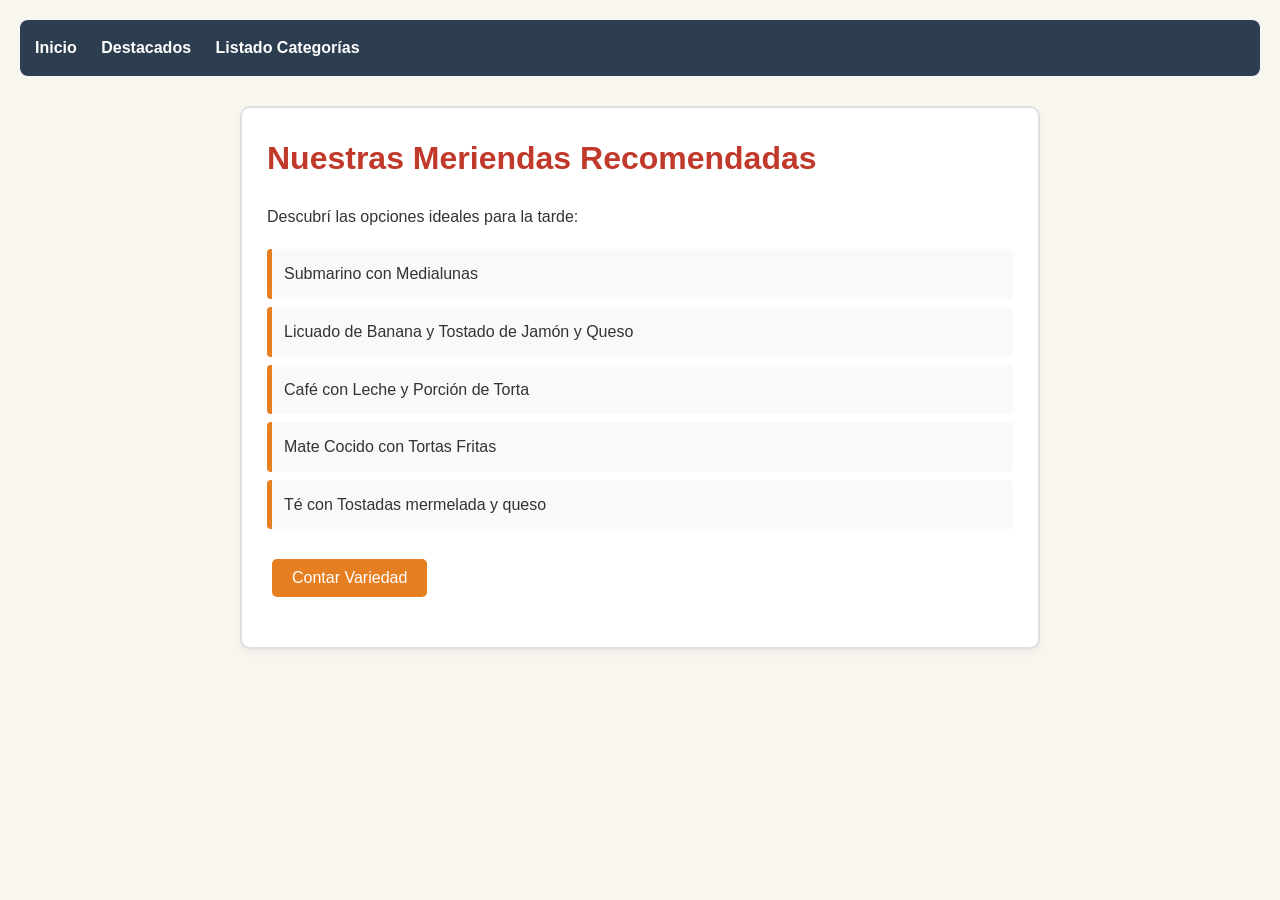
<file: index.html>
<!DOCTYPE html>
<html lang="es">
<head>
    <meta charset="UTF-8">
    <meta name="viewport" content="width=device-width, initial-scale=1.0">
    <title>Inicio - Menú Meriendas</title>
    <link rel="stylesheet" href="style.css">
</head>
<body>

    <nav>
        <a href="index.html">Inicio</a>
        <a href="destacados.html">Destacados</a>
        <a href="listado.html">Listado Categorías</a>
    </nav>

    <main>
        <h1>Nuestras Meriendas Recomendadas</h1>
        <p>Descubrí las opciones ideales para la tarde:</p>

        <ul id="lista-meriendas" class="lista-meriendas"></ul>

        <button id="btn-contar">Contar Variedad</button>
        <p id="resultado-conteo" class="contador-texto"></p>
    </main>

    <script>
        //arreglo de meriendas
        const meriendas = [
            "Submarino con Medialunas",
            "Licuado de Banana y Tostado de Jamón y Queso",
            "Café con Leche y Porción de Torta",
            "Mate Cocido con Tortas Fritas",
            "Té con Tostadas  mermelada y queso"
        ];

        //DOM elements
        const listaUl = document.getElementById('lista-meriendas');
        const btnContar = document.getElementById('btn-contar');
        const resultadoP = document.getElementById('resultado-conteo');

        //renderizar usando forEach
        meriendas.forEach(merienda => {
            const li = document.createElement('li');
            li.textContent = merienda;
            listaUl.appendChild(li);
        });

        //click para contar
        btnContar.addEventListener('click', () => {
            const total = meriendas.length;
            resultadoP.textContent = `Tenemos ${total} opciones de meriendas disponibles para vos.`;
        });
    </script>
</body>
</html>
</file>
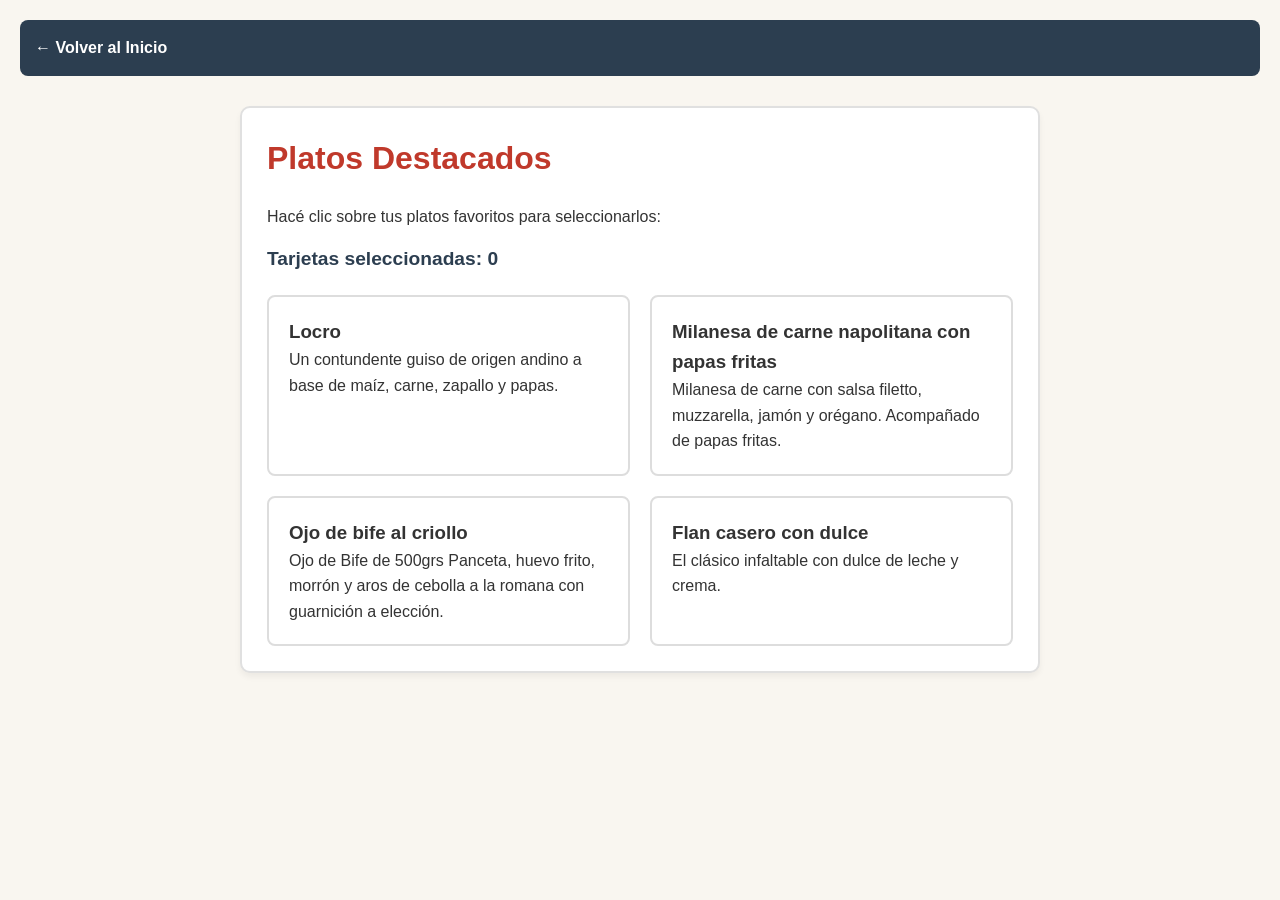
<file: destacados.html>
<!DOCTYPE html>
<html lang="es">
<head>
    <meta charset="UTF-8">
    <meta name="viewport" content="width=device-width, initial-scale=1.0">
    <title>Destacados del mes</title>
    <link rel="stylesheet" href="style.css">
</head>
<body>

    <nav>
        <a href="index.html">← Volver al Inicio</a>
    </nav>

    <main>
        <h1>Platos Destacados</h1>
        <p>Hacé clic sobre tus platos favoritos para seleccionarlos:</p>

        <p id="contador-seleccion" class="contador-texto">Tarjetas seleccionadas: 0</p>

        <div class="contenedor-tarjetas">
            <div class="tarjeta" role="button">
                <h3>Locro</h3>
                <p>Un contundente guiso de origen andino a base de maíz, carne, zapallo y papas.</p>
            </div>
            <div class="tarjeta" role="button">
                <h3>Milanesa de carne napolitana con papas fritas</h3>
                <p>Milanesa de carne con salsa filetto, muzzarella, jamón y orégano. Acompañado de papas fritas.</p>
            </div>
            <div class="tarjeta" role="button">
                <h3>Ojo de bife al criollo</h3>
                <p>Ojo de Bife de 500grs Panceta, huevo frito, morrón y aros de cebolla a la romana con guarnición a elección.</p>
            </div>
            <div class="tarjeta" role="button">
                <h3>Flan casero con dulce</h3>
                <p>El clásico infaltable con dulce de leche y crema.</p>
            </div>
        </div>
    </main>

    <script>
        const tarjetas = document.querySelectorAll('.tarjeta');
        const contadorTexto = document.getElementById('contador-seleccion');

        //función para actualizar el contador basado en elementos con la clase
        function actualizarContador() {
            const seleccionadas = document.querySelectorAll('.tarjeta.seleccionada').length;
            contadorTexto.textContent = `Tarjetas seleccionadas: ${seleccionadas}`;
        }

        //asignación de eventos a cada tarjeta
        tarjetas.forEach(tarjeta => {
            tarjeta.addEventListener('click', () => {
                //alterna la clase usando classList
                tarjeta.classList.toggle('seleccionada');
                actualizarContador();
            });
        });
    </script>
</body>
</html>
</file>
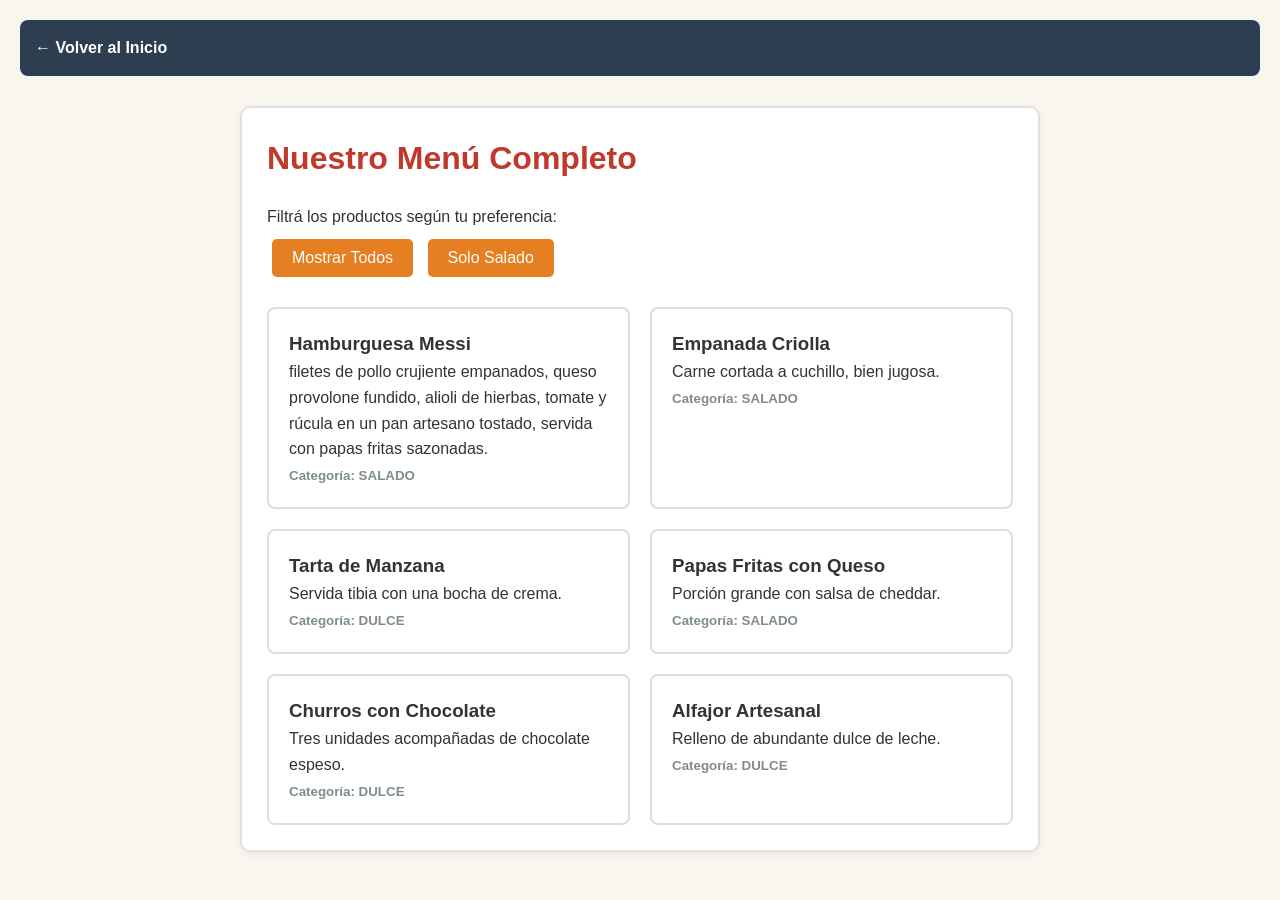
<file: listado.html>
<!DOCTYPE html>
<html lang="es">
<head>
    <meta charset="UTF-8">
    <meta name="viewport" content="width=device-width, initial-scale=1.0">
    <title>Listado de Menú Completo</title>
    <link rel="stylesheet" href="style.css">
</head>
<body>

    <nav>
        <a href="index.html">← Volver al Inicio</a>
    </nav>

    <main>
        <h1>Nuestro Menú Completo</h1>
        <p>Filtrá los productos según tu preferencia:</p>

        <div>
            <button id="btn-todos">Mostrar Todos</button>
            <button id="btn-salado">Solo Salado</button>
        </div>

        <div id="contenedor-menu" class="contenedor-tarjetas"></div>
    </main>

    <script>
        //arreglo de 6 elementos con categoría definida
        const productos = [
            { nombre: "Hamburguesa Messi", tipo: "salado", desc: "filetes de pollo crujiente empanados, queso provolone fundido, alioli de hierbas, tomate y rúcula en un pan artesano tostado, servida con papas fritas sazonadas." },
            { nombre: "Empanada Criolla", tipo: "salado", desc: "Carne cortada a cuchillo, bien jugosa." },
            { nombre: "Tarta de Manzana", tipo: "dulce", desc: "Servida tibia con una bocha de crema." },
            { nombre: "Papas Fritas con Queso", tipo: "salado", desc: "Porción grande con salsa de cheddar." },
            { nombre: "Churros con Chocolate", tipo: "dulce", desc: "Tres unidades acompañadas de chocolate espeso." },
            { nombre: "Alfajor Artesanal", tipo: "dulce", desc: "Relleno de abundante dulce de leche." }
        ];

        const contenedor = document.getElementById('contenedor-menu');
        const btnTodos = document.getElementById('btn-todos');
        const btnSalado = document.getElementById('btn-salado');

        //función encargada de pintar los elementos en el DOM
        function renderizarMenu(listaProductos) {
            //limpiamos el contenedor para que no se dupliquen
            contenedor.innerHTML = "";

            listaProductos.forEach(prod => {
                const itemDiv = document.createElement('div');
                itemDiv.className = 'tarjeta';
                
                //estructura interna de la tarjeta
                itemDiv.innerHTML = `
                    <h3>${prod.nombre}</h3>
                    <p>${prod.desc}</p>
                    <small style="color: #7f8c8d; font-weight: bold;">Categoría: ${prod.tipo.toUpperCase()}</small>
                `;
                contenedor.appendChild(itemDiv);
            });
        }

        //eventos de los botones utilizando filter
        btnTodos.addEventListener('click', () => {
            renderizarMenu(productos);
        });

        btnSalado.addEventListener('click', () => {
            const filtrados = productos.filter(p => p.tipo === "salado");
            renderizarMenu(filtrados); // Pasa únicamente los salados
        });

        //render inicial al cargar la página
        renderizarMenu(productos);
    </script>
</body>
</html>
</file>
<file: style.css>
/*configuración general y modelo de caja */
* {
    box-sizing: border-box;
    margin: 0;
    padding: 0;
}

body {
    font-family: 'Segoe UI', Tahoma, Geneva, Verdana, sans-serif;
    line-height: 1.6;
    background-color: #f9f6f0;
    color: #333;
    padding: 20px;
}

/* navegación */
nav {
    background-color: #2c3e50;
    padding: 15px;
    margin-bottom: 30px;
    border-radius: 8px;
}

nav a {
    color: #fff;
    text-decoration: none;
    margin-right: 20px;
    font-weight: bold;
}

nav a:hover {
    text-decoration: underline;
}

/* contenedores principales */
main {
    max-width: 800px;
    margin: 0 auto;
    background: #fff;
    padding: 25px;
    border: 2px solid #e0e0e0;
    border-radius: 10px;
    box-shadow: 0 4px 6px rgba(0,0,0,0.05);
}

h1, h2 {
    margin-bottom: 20px;
    color: #c0392b;
}

/* botones */
button {
    background-color: #e67e22;
    color: white;
    border: none;
    padding: 10px 20px;
    margin: 10px 5px;
    font-size: 1rem;
    border-radius: 5px;
    cursor: pointer;
    transition: background 0.2s;
}

button:hover {
    background-color: #d35400;
}

/* ejercicio 1: lista de meriendas */
.lista-meriendas {
    list-style: none;
    margin: 20px 0;
}

.lista-meriendas li {
    background: #f8f9fa;
    padding: 12px;
    margin-bottom: 8px;
    border-left: 5px solid #e67e22;
    border-radius: 4px;
}

/* ejercicio 2 y 3: grilla y tarjetas */
.contenedor-tarjetas {
    display: flex;
    flex-wrap: wrap;
    gap: 20px;
    margin-top: 20px;
}

.tarjeta {
    background: #fff;
    border: 2px solid #ddd;
    border-radius: 8px;
    padding: 20px;
    width: calc(50% - 10px); 
    cursor: pointer;
    transition: all 0.3s ease;
}

/* clase dinámica para selección (JS) */
.tarjeta.seleccionada {
    border-color: #27ae60;
    background-color: #e8f8f5;
    transform: scale(1.02);
}

.contador-texto {
    font-size: 1.2rem;
    font-weight: bold;
    margin-top: 15px;
    color: #2c3e50;
}
</file>
